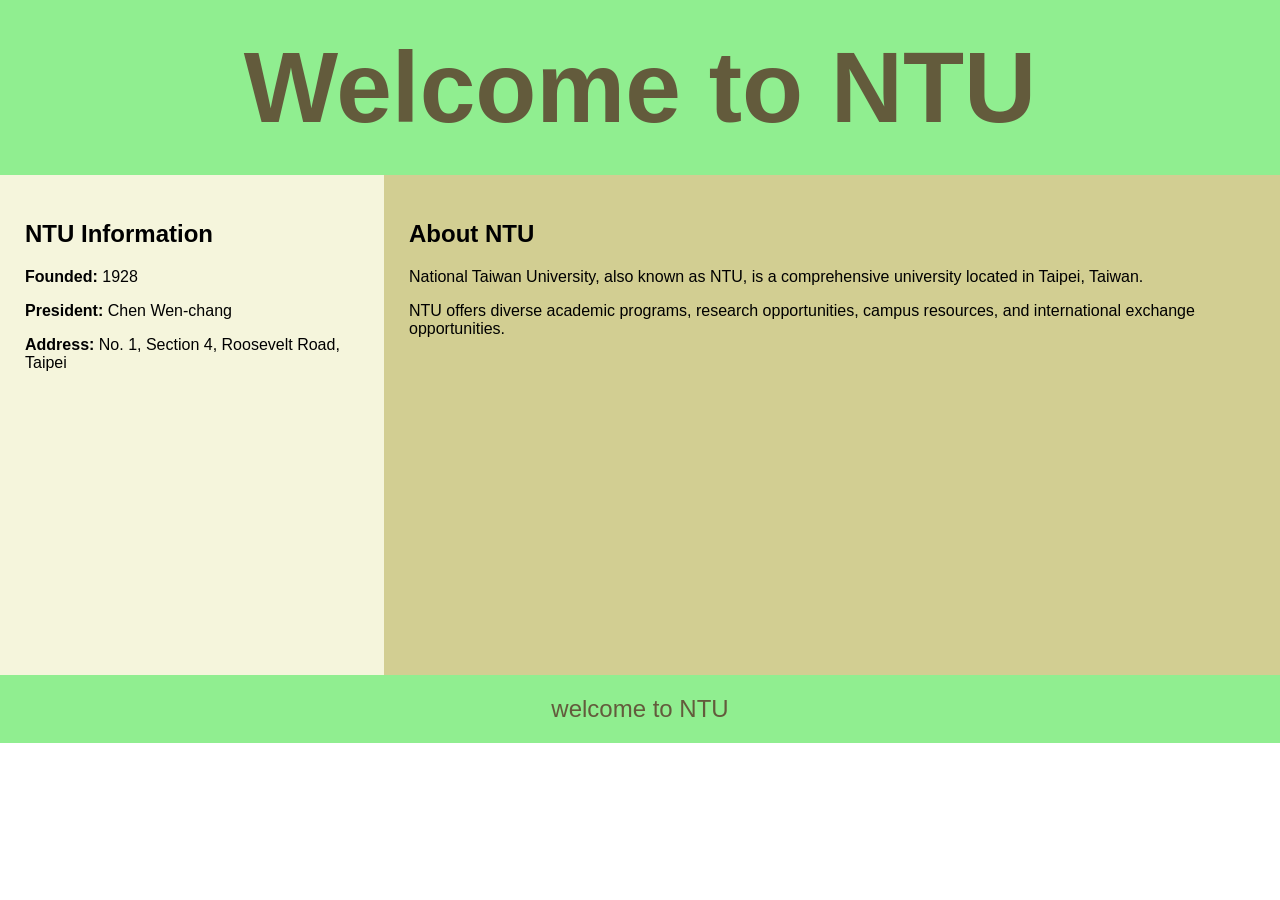
<file: as02/index.html>
<!DOCTYPE html>
<html lang="zh-Hant">
<head>
  <meta charset="UTF-8">
  <meta name="viewport" content="width=device-width, initial-scale=1.0">
  <title>Welcome to NTU</title>
  <link rel="stylesheet" href="style.css">
</head>

<body>
  <header>
    <h1>Welcome to NTU</h1>
  </header>

  <main>
    <div class="basic-info">
      <h2>NTU Information</h2>
      <p><strong>Founded:</strong> 1928</p>
      <p><strong>President:</strong> Chen Wen-chang</p>
      <p><strong>Address:</strong> No. 1, Section 4, Roosevelt Road, Taipei</p>
    </div>

    <div class="description">
      <h2>About NTU</h2>
      <p>
        National Taiwan University, also known as NTU, is a comprehensive
        university located in Taipei, Taiwan.
      </p>
      <p>
        NTU offers diverse academic programs, research opportunities,
        campus resources, and international exchange opportunities.
      </p>
    </div>
  </main>

  <footer>
    <p>welcome to NTU</p>
  </footer>
</body>
</html>
</file>
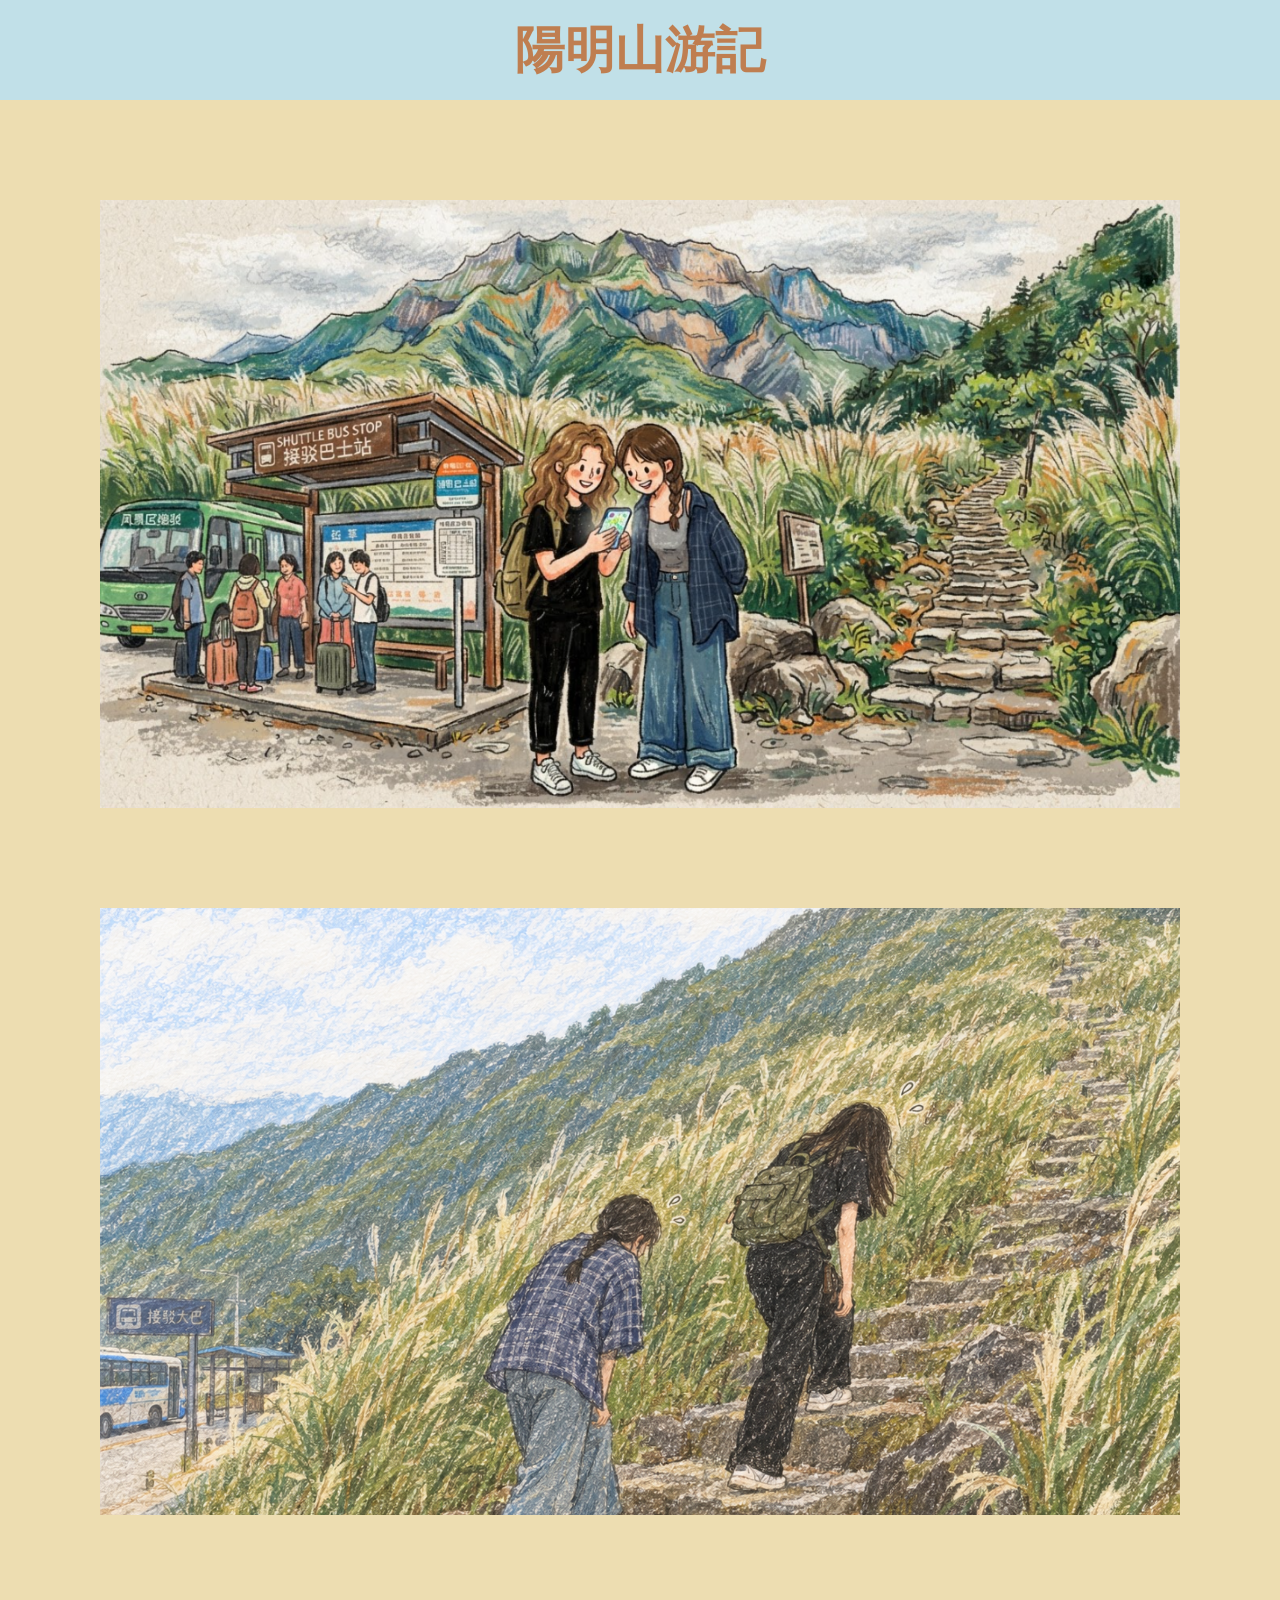
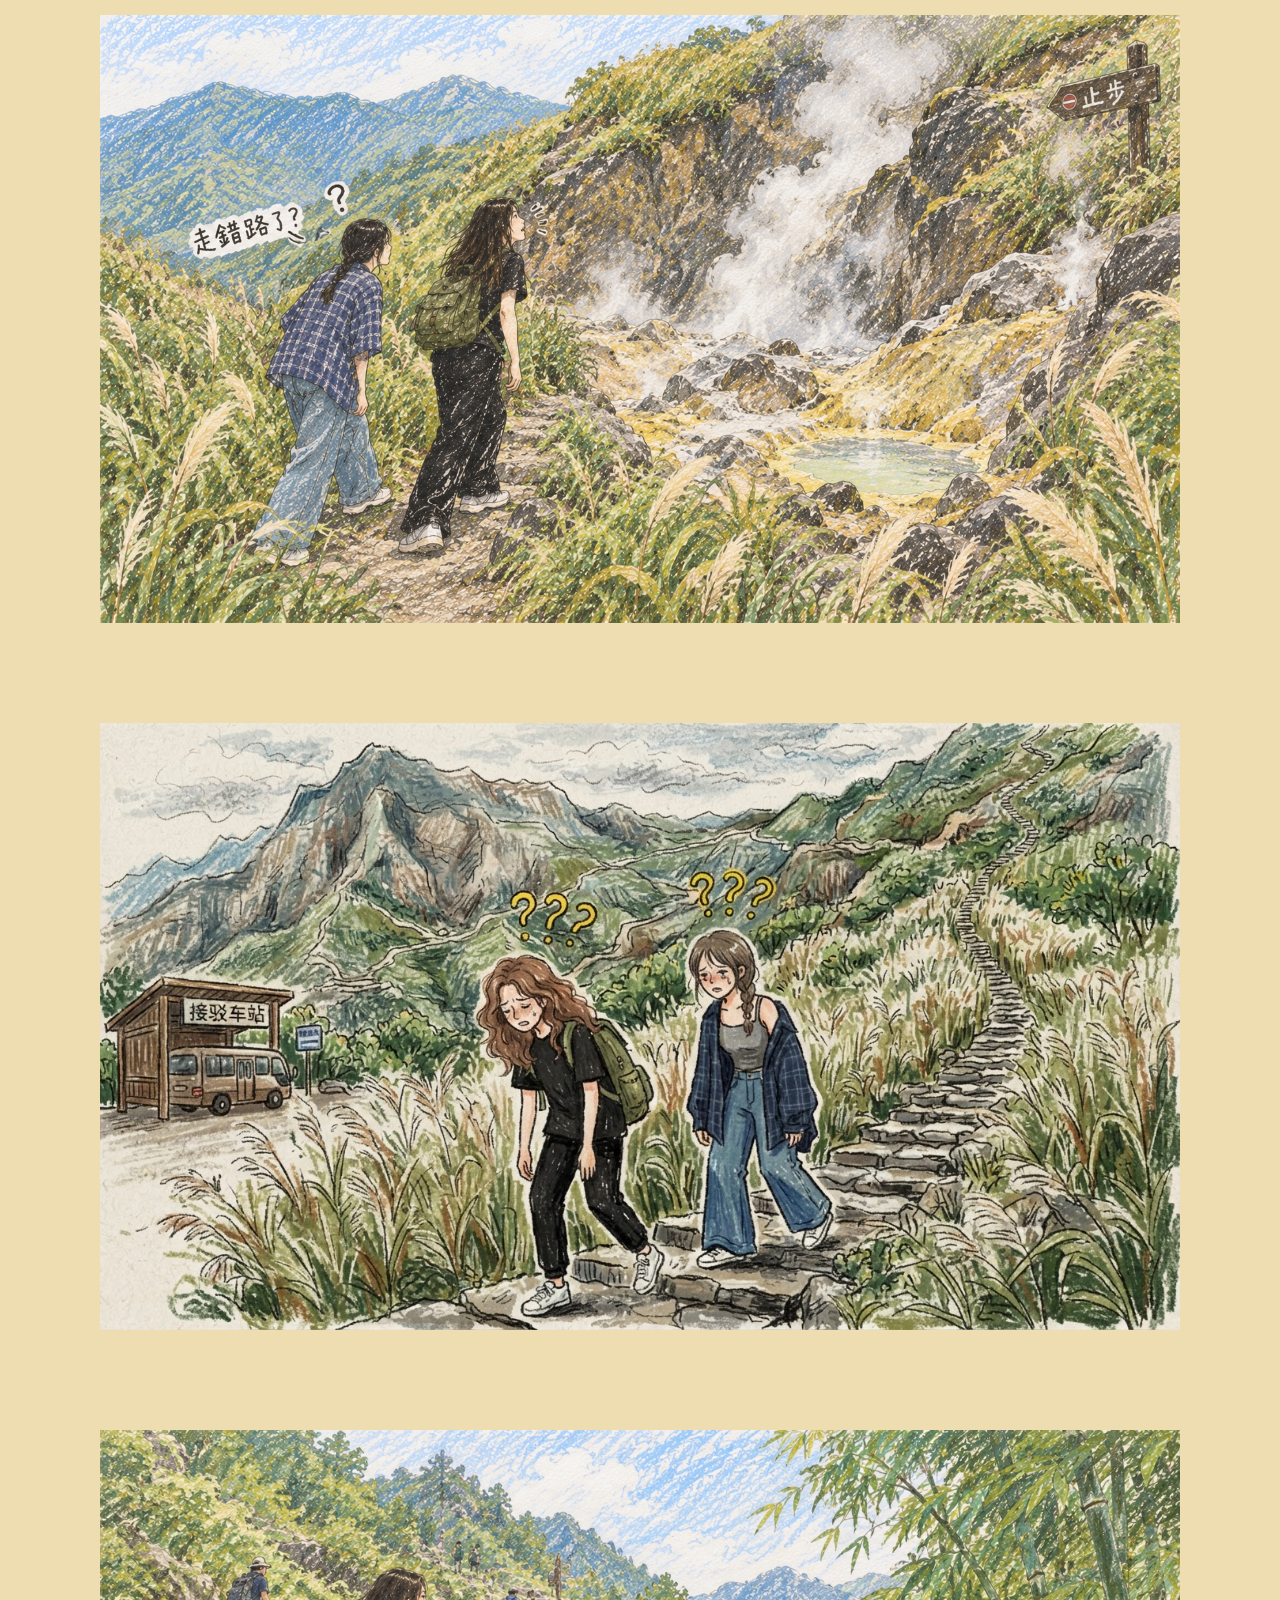
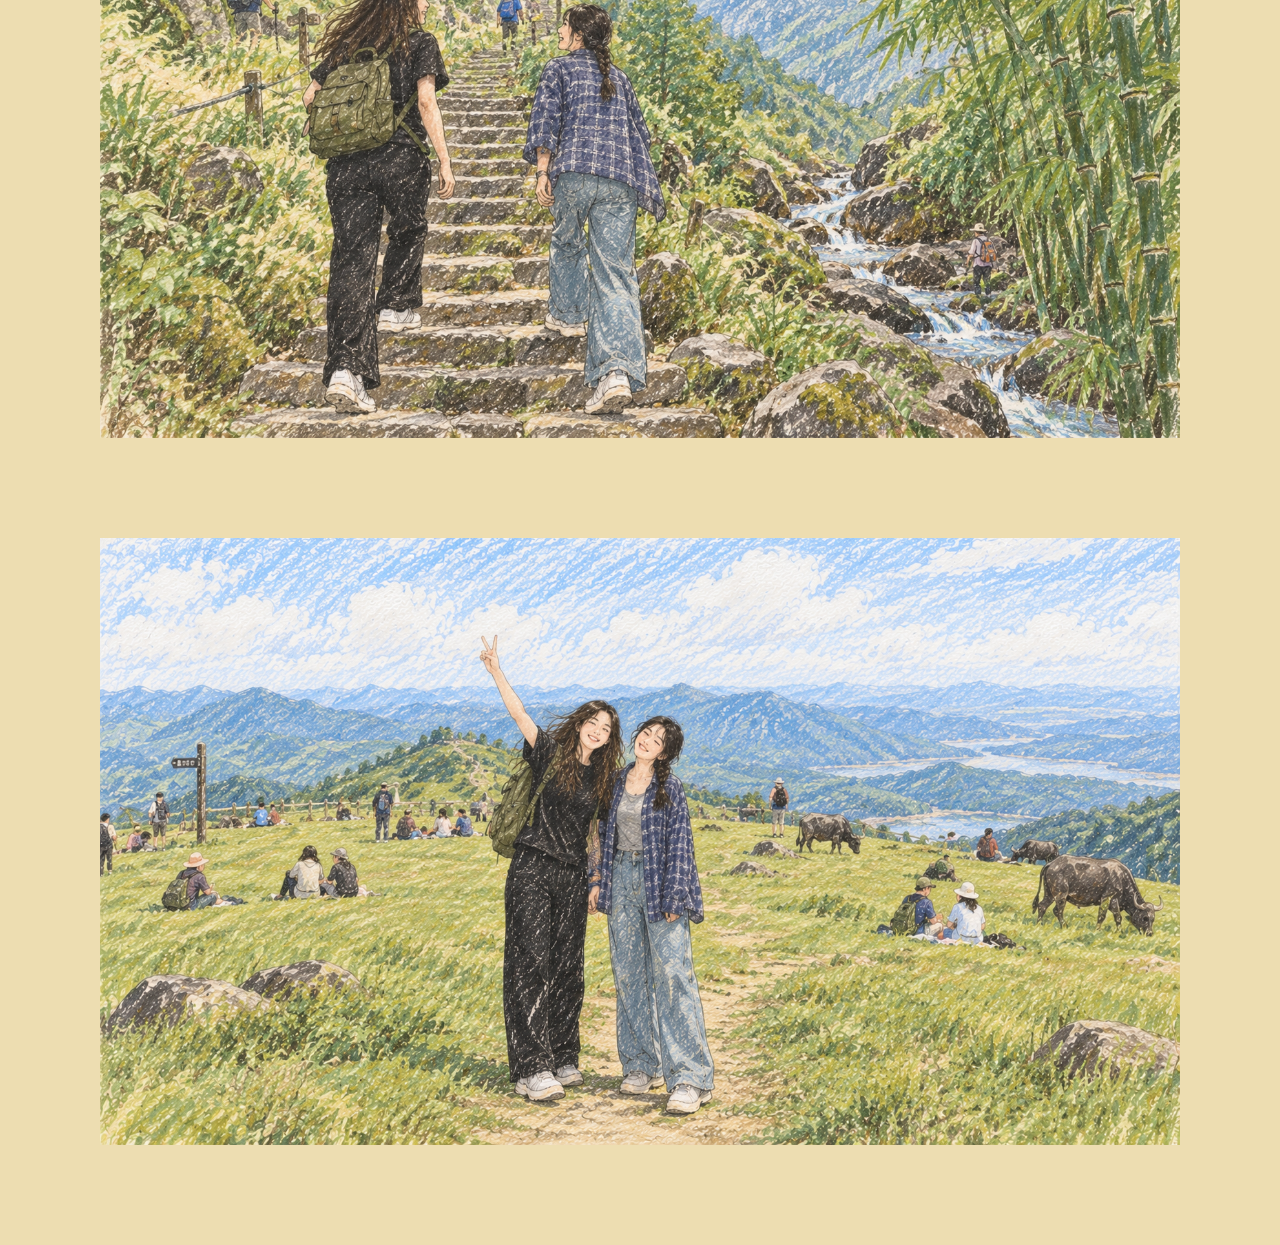
<file: as04/index.html>
<!DOCTYPE html>
<html lang="zh-Hant">
<head>
  <meta charset="UTF-8">
  <meta name="viewport" content="width=device-width, initial-scale=1.0">
  <title>陽明山游記</title>
  <link rel="stylesheet" href="style.css">
  <link rel="preconnect" href="https://fonts.googleapis.com">
  <link rel="preconnect" href="https://fonts.gstatic.com" crossorigin>
  <link href="https://fonts.googleapis.com/css2?family=Noto+Sans+TC:wght@400;700&display=swap" rel="stylesheet">
</head>

<body>
  <header>
    <h1>陽明山游記</h1>
  </header>
  </div>
<div class="header-placeholder"></div>

<main class="photo-gallery">
  <img src="1.png" alt="照片 1">
  <img src="2.png" alt="照片 2">
  <img src="3.png" alt="照片 3">
  <img src="4.png" alt="照片 4">
  <img src="5.png" alt="照片 5">
  <img src="6.png" alt="照片 6">
</main>
</file>
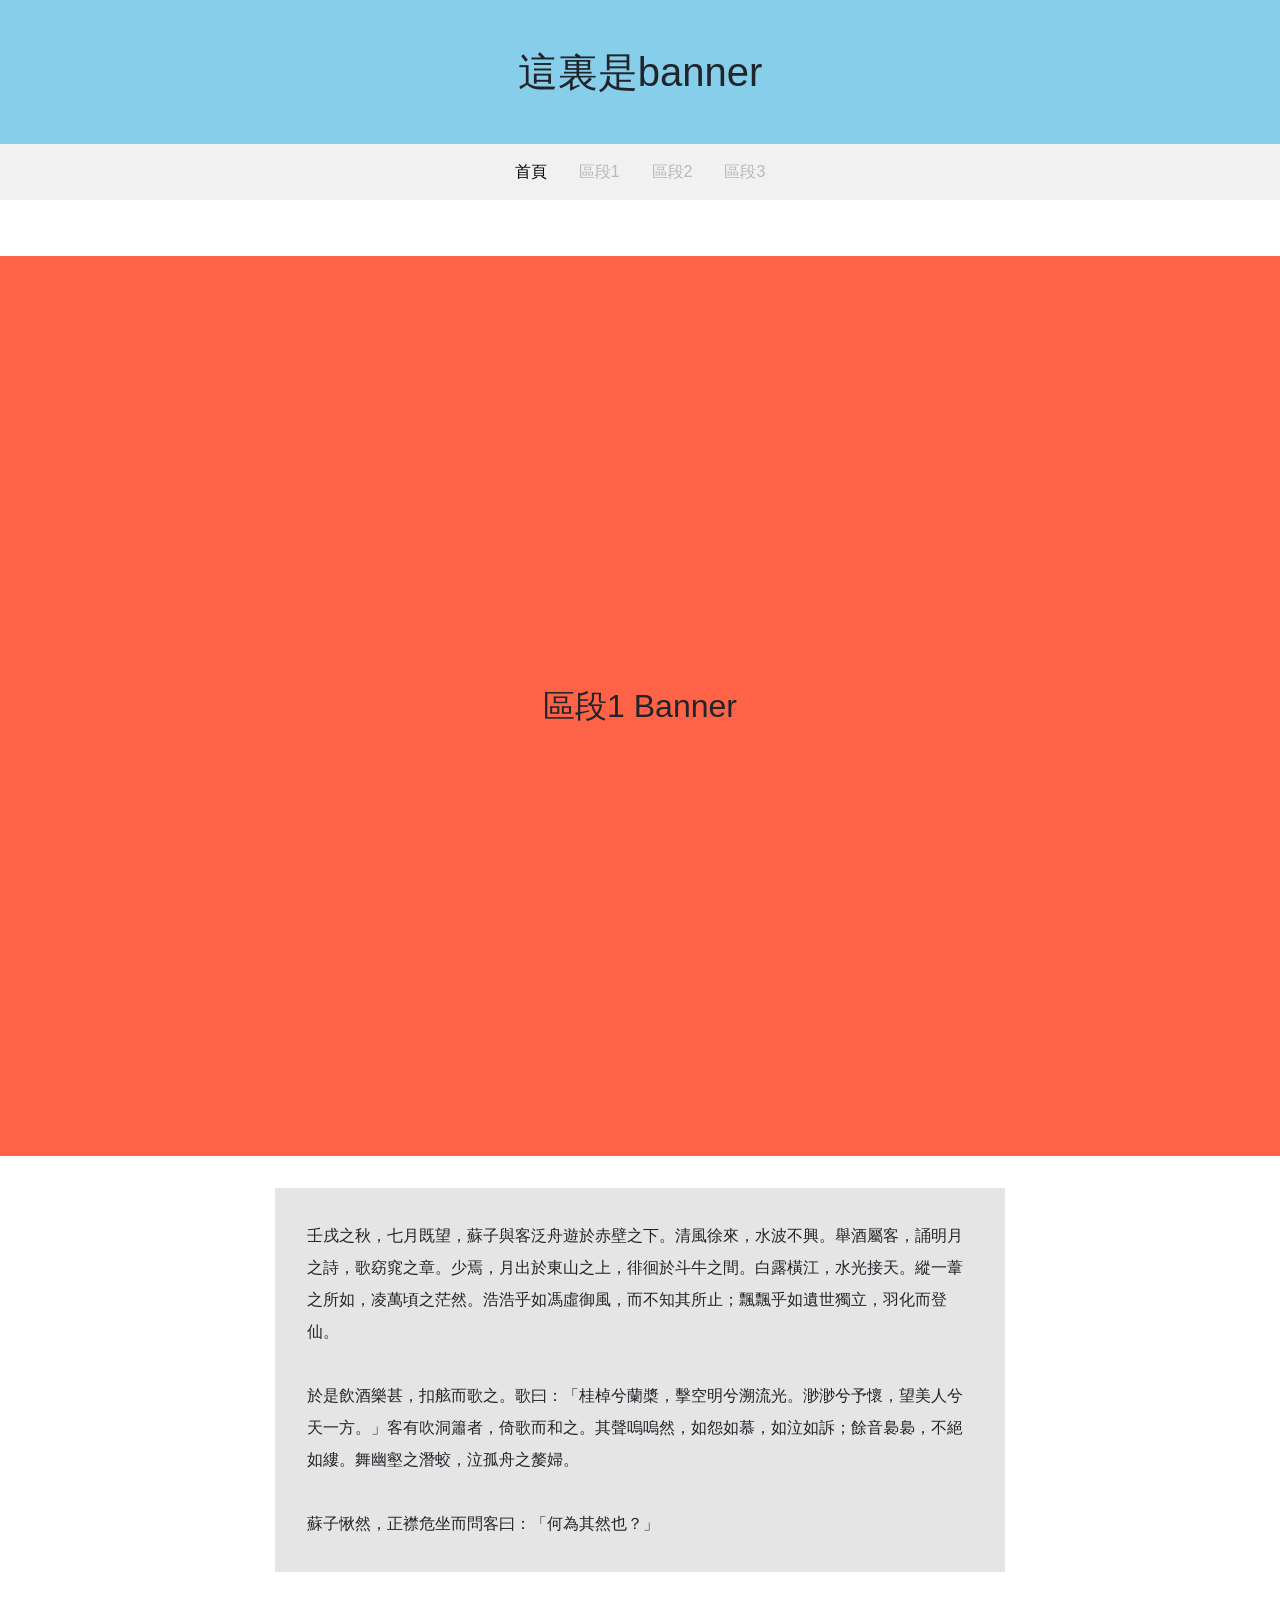
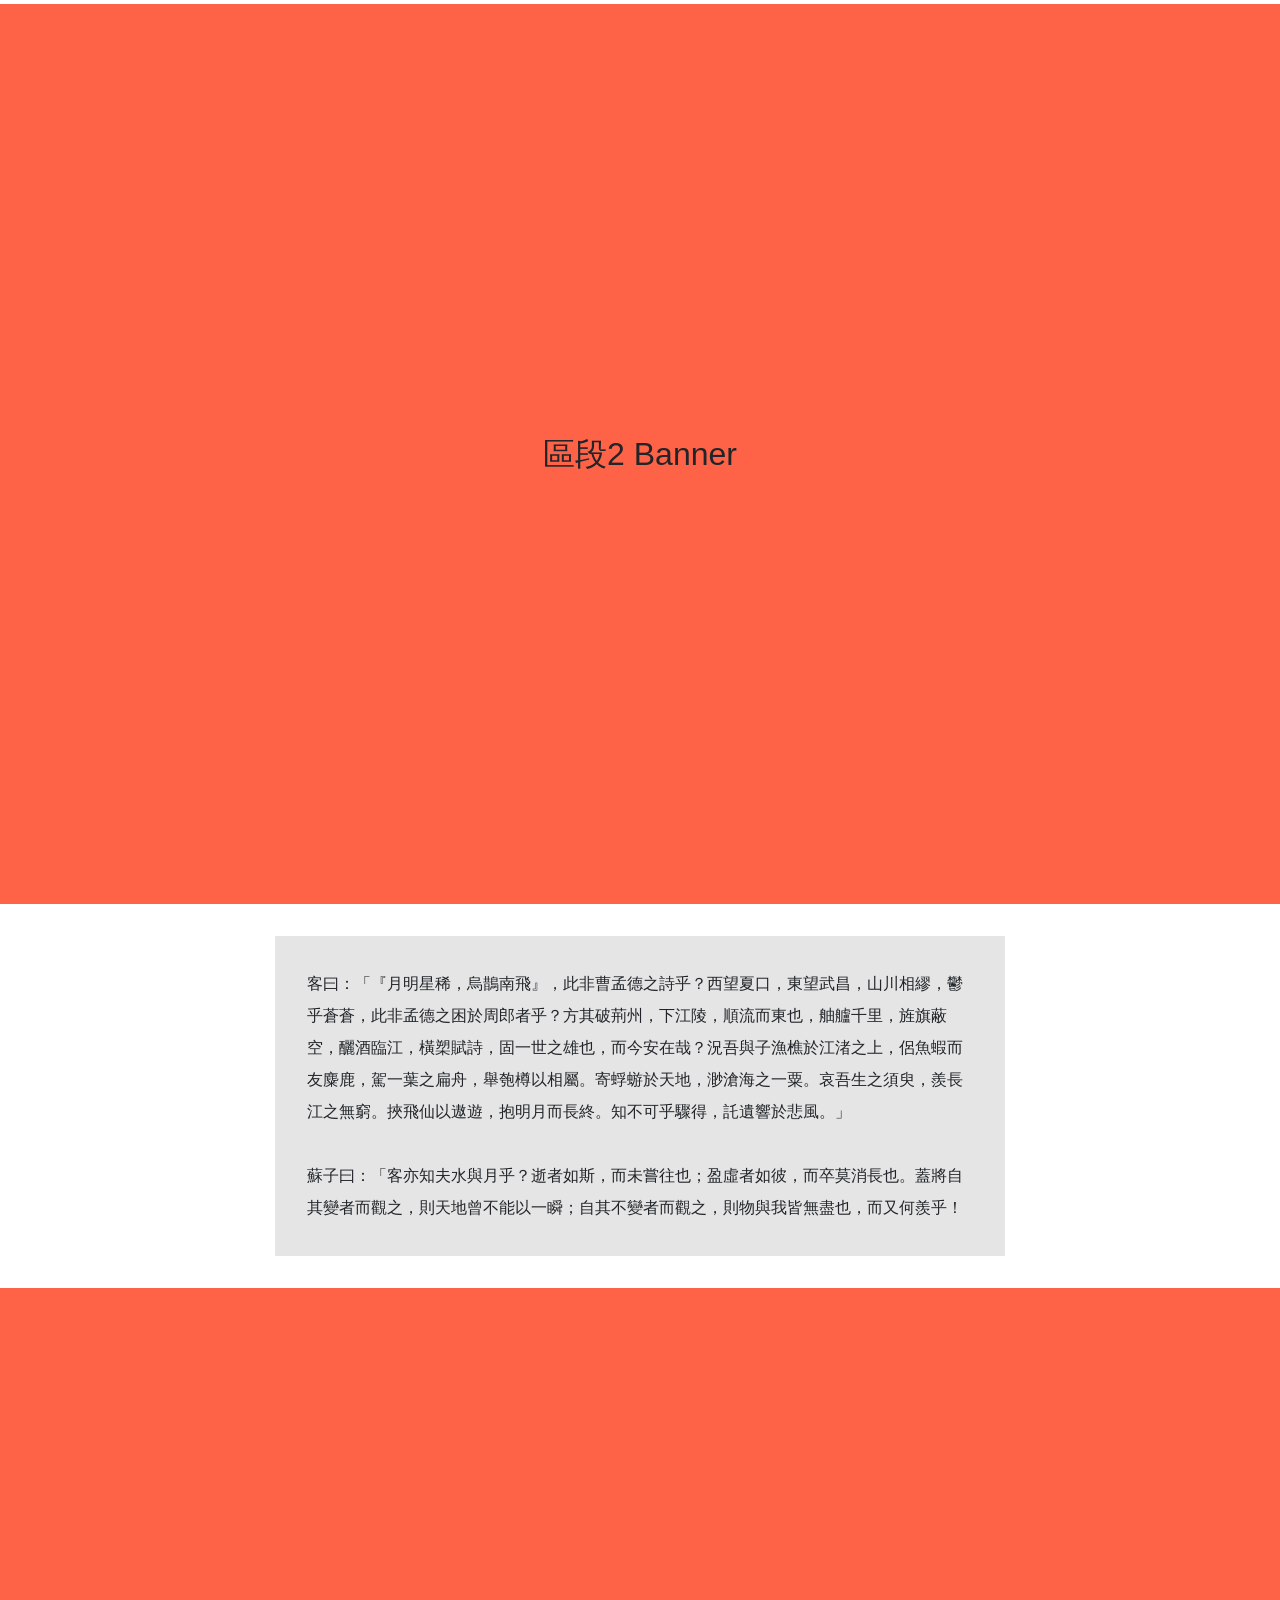
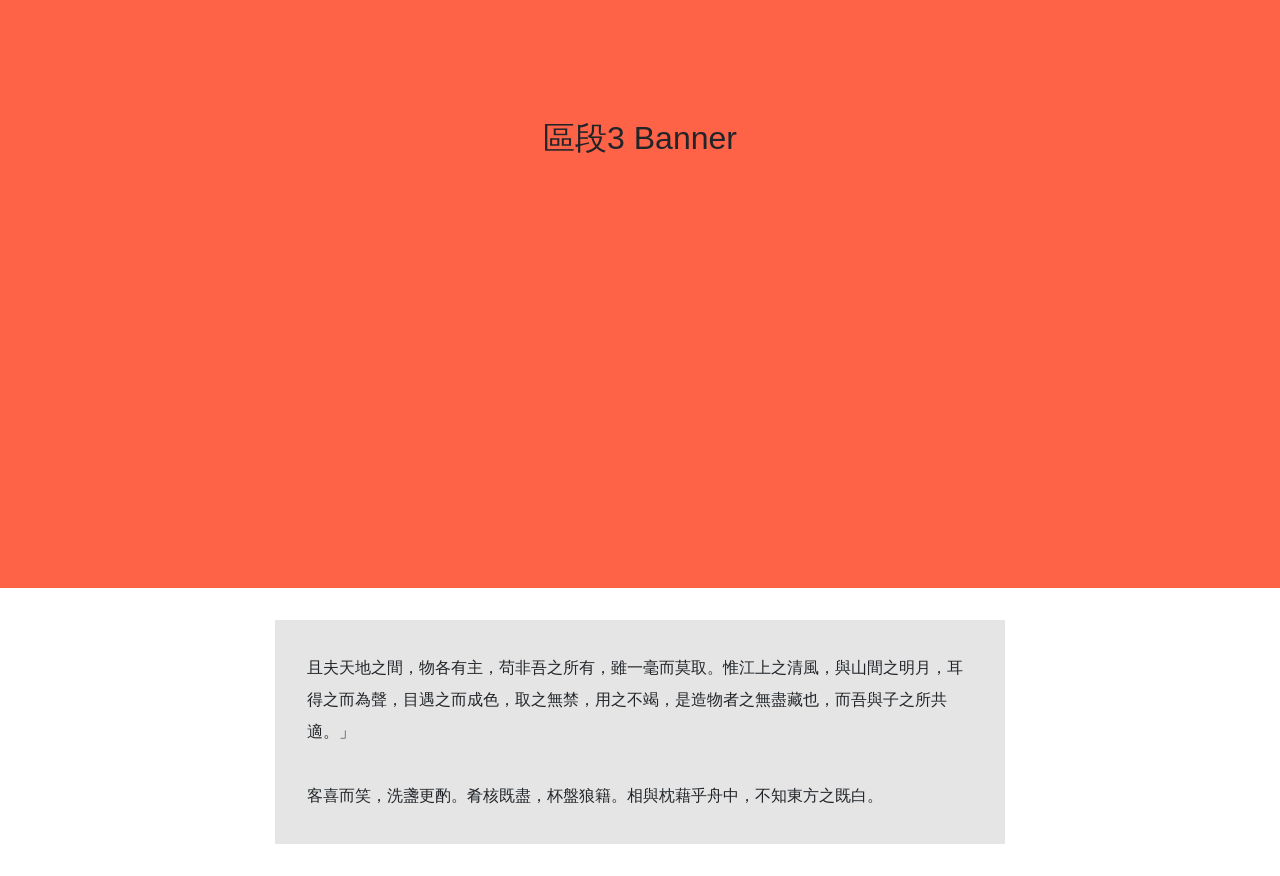
<file: as05/index.html>
<!doctype html>
<html lang="zh-Hant">
<head>
  <meta charset="utf-8">
  <meta name="viewport" content="width=device-width, initial-scale=1, shrink-to-fit=no">
  <title>區段導覽</title>
  <link rel="stylesheet" href="https://cdn.jsdelivr.net/npm/bootstrap@4.5.2/dist/css/bootstrap.min.css">
  <style>
    html { scroll-behavior: smooth; }
    body { margin: 0; }
    .main-banner {
      background-color: #87ceeb;
    }
    .main-banner h1, .section-banner h2 { margin: 0; }
    .site-nav { background-color: #f1f1f1; }
    .site-nav .nav-link {
      color: #b8b8b8;
      transition: color .15s ease-in-out;
    }
    .site-nav .nav-link:hover,
    .site-nav .nav-link:focus { color: #707070; }
    .site-nav .nav-link.active { color: #000; }
    .nav-spacer { height: 56px; background-color: #fff; }
    .section-banner {
      min-height: 100vh;
      background-color: #ff6347;
    }
    .section-content { padding-top: 2rem; padding-bottom: 2rem; }
    .essay-card {
      padding: 2rem;
      background-color: #e5e5e5;
      line-height: 2;
      white-space: pre-line;
    }
    .content-section { scroll-margin-top: 56px; }
    @media (max-width: 575.98px) {
      .site-nav .nav-link { padding-left: .55rem; padding-right: .55rem; }
      .essay-card { padding: 1.5rem; }
    }
  </style>
</head>
<body>
  <header id="top" class="main-banner py-5 d-flex align-items-center justify-content-center text-center">
    <h1>這裏是banner</h1>
  </header>

  <nav class="navbar navbar-expand site-nav sticky-top p-0" aria-label="主要導覽">
    <div class="container-fluid justify-content-center">
      <ul class="navbar-nav flex-row">
        <li class="nav-item"><a class="nav-link px-3 py-3 active" href="#top" data-target="top">首頁</a></li>
        <li class="nav-item"><a class="nav-link px-3 py-3" href="#section1" data-target="section1">區段1</a></li>
        <li class="nav-item"><a class="nav-link px-3 py-3" href="#section2" data-target="section2">區段2</a></li>
        <li class="nav-item"><a class="nav-link px-3 py-3" href="#section3" data-target="section3">區段3</a></li>
      </ul>
    </div>
  </nav>
  <div class="nav-spacer" aria-hidden="true"></div>

  <main>
    <section id="section1" class="content-section">
      <div class="section-banner d-flex align-items-center justify-content-center text-center"><h2>區段1 Banner</h2></div>
      <div class="container section-content">
        <div class="row"><div class="col-md-8 offset-md-2">
          <article class="essay-card">壬戌之秋，七月既望，蘇子與客泛舟遊於赤壁之下。清風徐來，水波不興。舉酒屬客，誦明月之詩，歌窈窕之章。少焉，月出於東山之上，徘徊於斗牛之間。白露橫江，水光接天。縱一葦之所如，凌萬頃之茫然。浩浩乎如馮虛御風，而不知其所止；飄飄乎如遺世獨立，羽化而登仙。

於是飲酒樂甚，扣舷而歌之。歌曰：「桂棹兮蘭槳，擊空明兮溯流光。渺渺兮予懷，望美人兮天一方。」客有吹洞簫者，倚歌而和之。其聲嗚嗚然，如怨如慕，如泣如訴；餘音裊裊，不絕如縷。舞幽壑之潛蛟，泣孤舟之嫠婦。

蘇子愀然，正襟危坐而問客曰：「何為其然也？」</article>
        </div></div>
      </div>
    </section>

    <section id="section2" class="content-section">
      <div class="section-banner d-flex align-items-center justify-content-center text-center"><h2>區段2 Banner</h2></div>
      <div class="container section-content">
        <div class="row"><div class="col-md-8 offset-md-2">
          <article class="essay-card">客曰：「『月明星稀，烏鵲南飛』，此非曹孟德之詩乎？西望夏口，東望武昌，山川相繆，鬱乎蒼蒼，此非孟德之困於周郎者乎？方其破荊州，下江陵，順流而東也，舳艫千里，旌旗蔽空，釃酒臨江，橫槊賦詩，固一世之雄也，而今安在哉？況吾與子漁樵於江渚之上，侶魚蝦而友麋鹿，駕一葉之扁舟，舉匏樽以相屬。寄蜉蝣於天地，渺滄海之一粟。哀吾生之須臾，羨長江之無窮。挾飛仙以遨遊，抱明月而長終。知不可乎驟得，託遺響於悲風。」

蘇子曰：「客亦知夫水與月乎？逝者如斯，而未嘗往也；盈虛者如彼，而卒莫消長也。蓋將自其變者而觀之，則天地曾不能以一瞬；自其不變者而觀之，則物與我皆無盡也，而又何羨乎！</article>
        </div></div>
      </div>
    </section>

    <section id="section3" class="content-section">
      <div class="section-banner d-flex align-items-center justify-content-center text-center"><h2>區段3 Banner</h2></div>
      <div class="container section-content">
        <div class="row"><div class="col-md-8 offset-md-2">
          <article class="essay-card">且夫天地之間，物各有主，苟非吾之所有，雖一毫而莫取。惟江上之清風，與山間之明月，耳得之而為聲，目遇之而成色，取之無禁，用之不竭，是造物者之無盡藏也，而吾與子之所共適。」

客喜而笑，洗盞更酌。肴核既盡，杯盤狼籍。相與枕藉乎舟中，不知東方之既白。</article>
        </div></div>
      </div>
    </section>
  </main>

  <script>
    (() => {
      const links = Array.from(document.querySelectorAll('.site-nav [data-target]'));
      const sections = ['top', 'section1', 'section2', 'section3'].map(id => document.getElementById(id));

      function setActive(id) {
        links.forEach(link => {
          const active = link.dataset.target === id;
          link.classList.toggle('active', active);
          if (active) link.setAttribute('aria-current', 'page');
          else link.removeAttribute('aria-current');
        });
      }

      links.forEach(link => link.addEventListener('click', event => {
        event.preventDefault();
        const target = document.getElementById(link.dataset.target);
        target.scrollIntoView({ behavior: 'smooth', block: 'start' });
        setActive(link.dataset.target);
      }));

      let scheduled = false;
      window.addEventListener('scroll', () => {
        if (scheduled) return;
        scheduled = true;
        requestAnimationFrame(() => {
          const marker = window.scrollY + 80;
          let current = 'top';
          sections.slice(1).forEach(section => {
            if (section.getBoundingClientRect().top + window.scrollY <= marker) current = section.id;
          });
          setActive(current);
          scheduled = false;
        });
      }, { passive: true });
    })();
  </script>
</body>
</html>
</file>
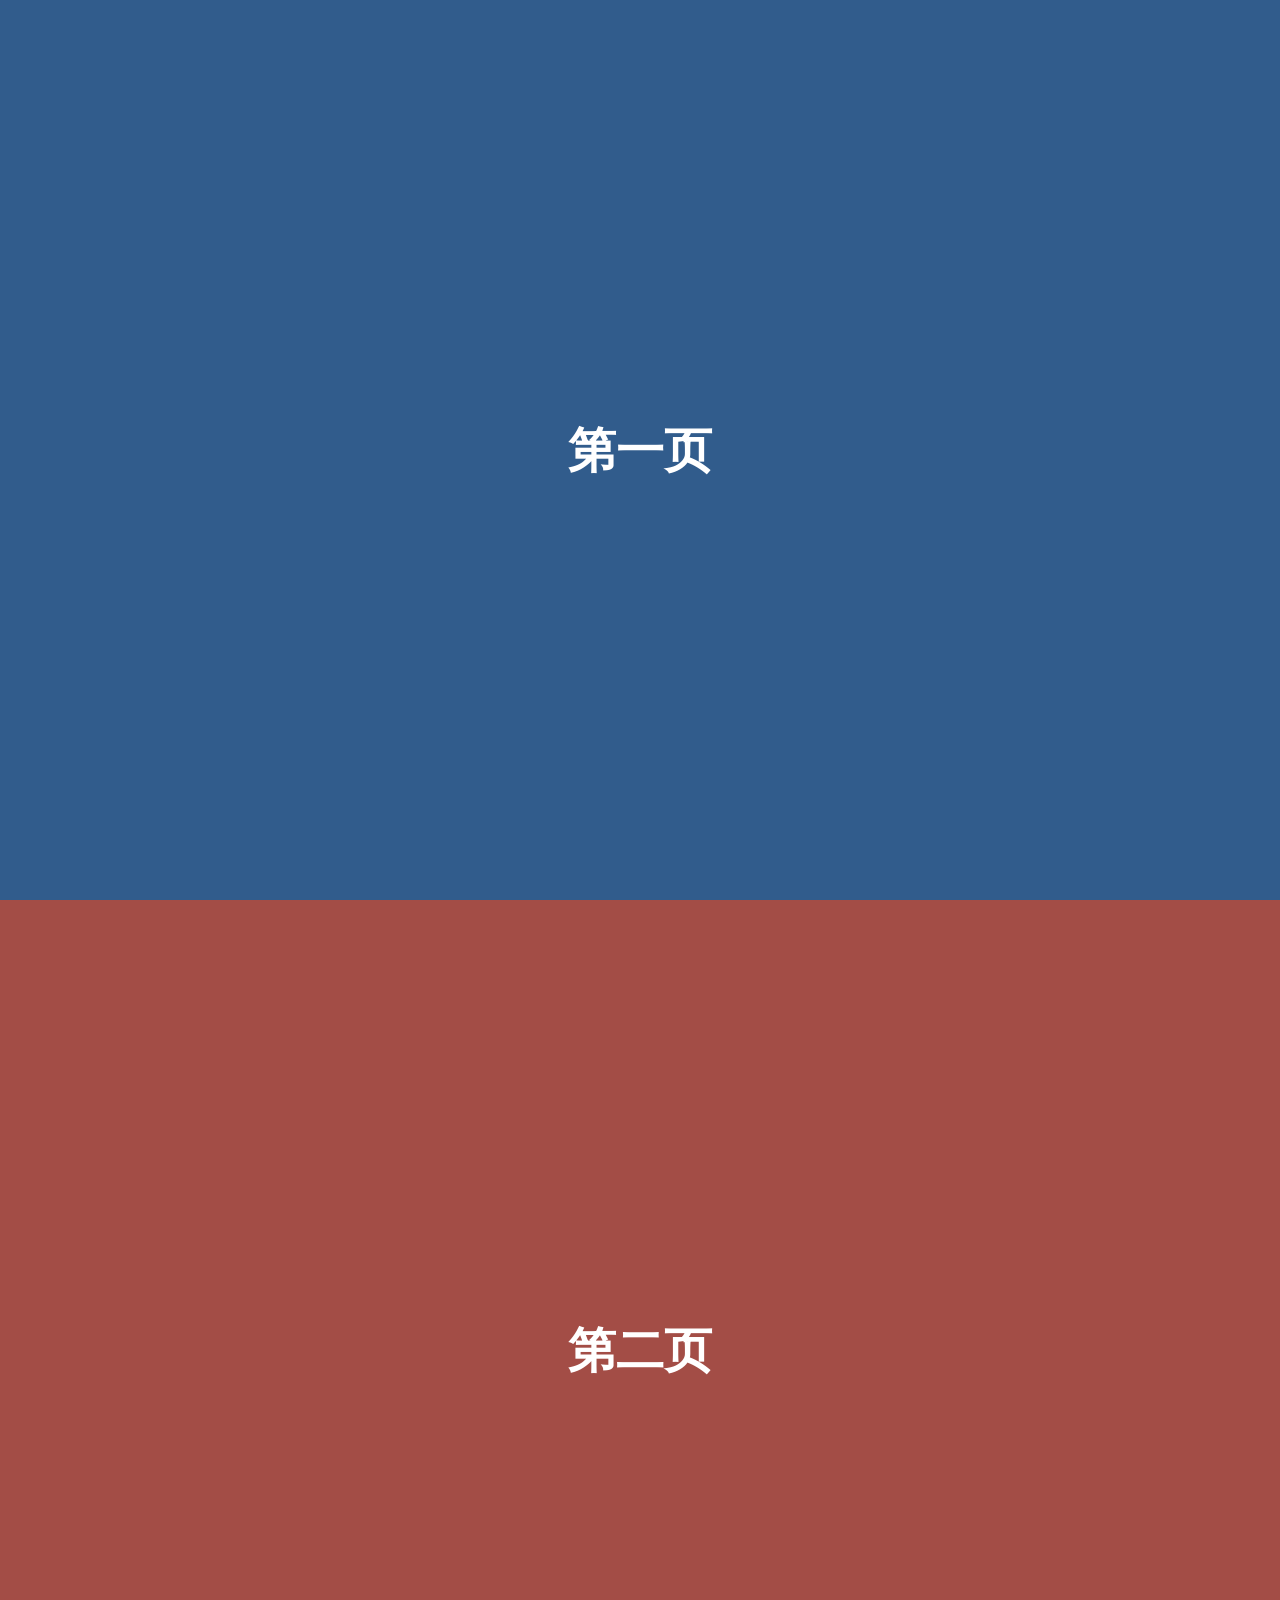
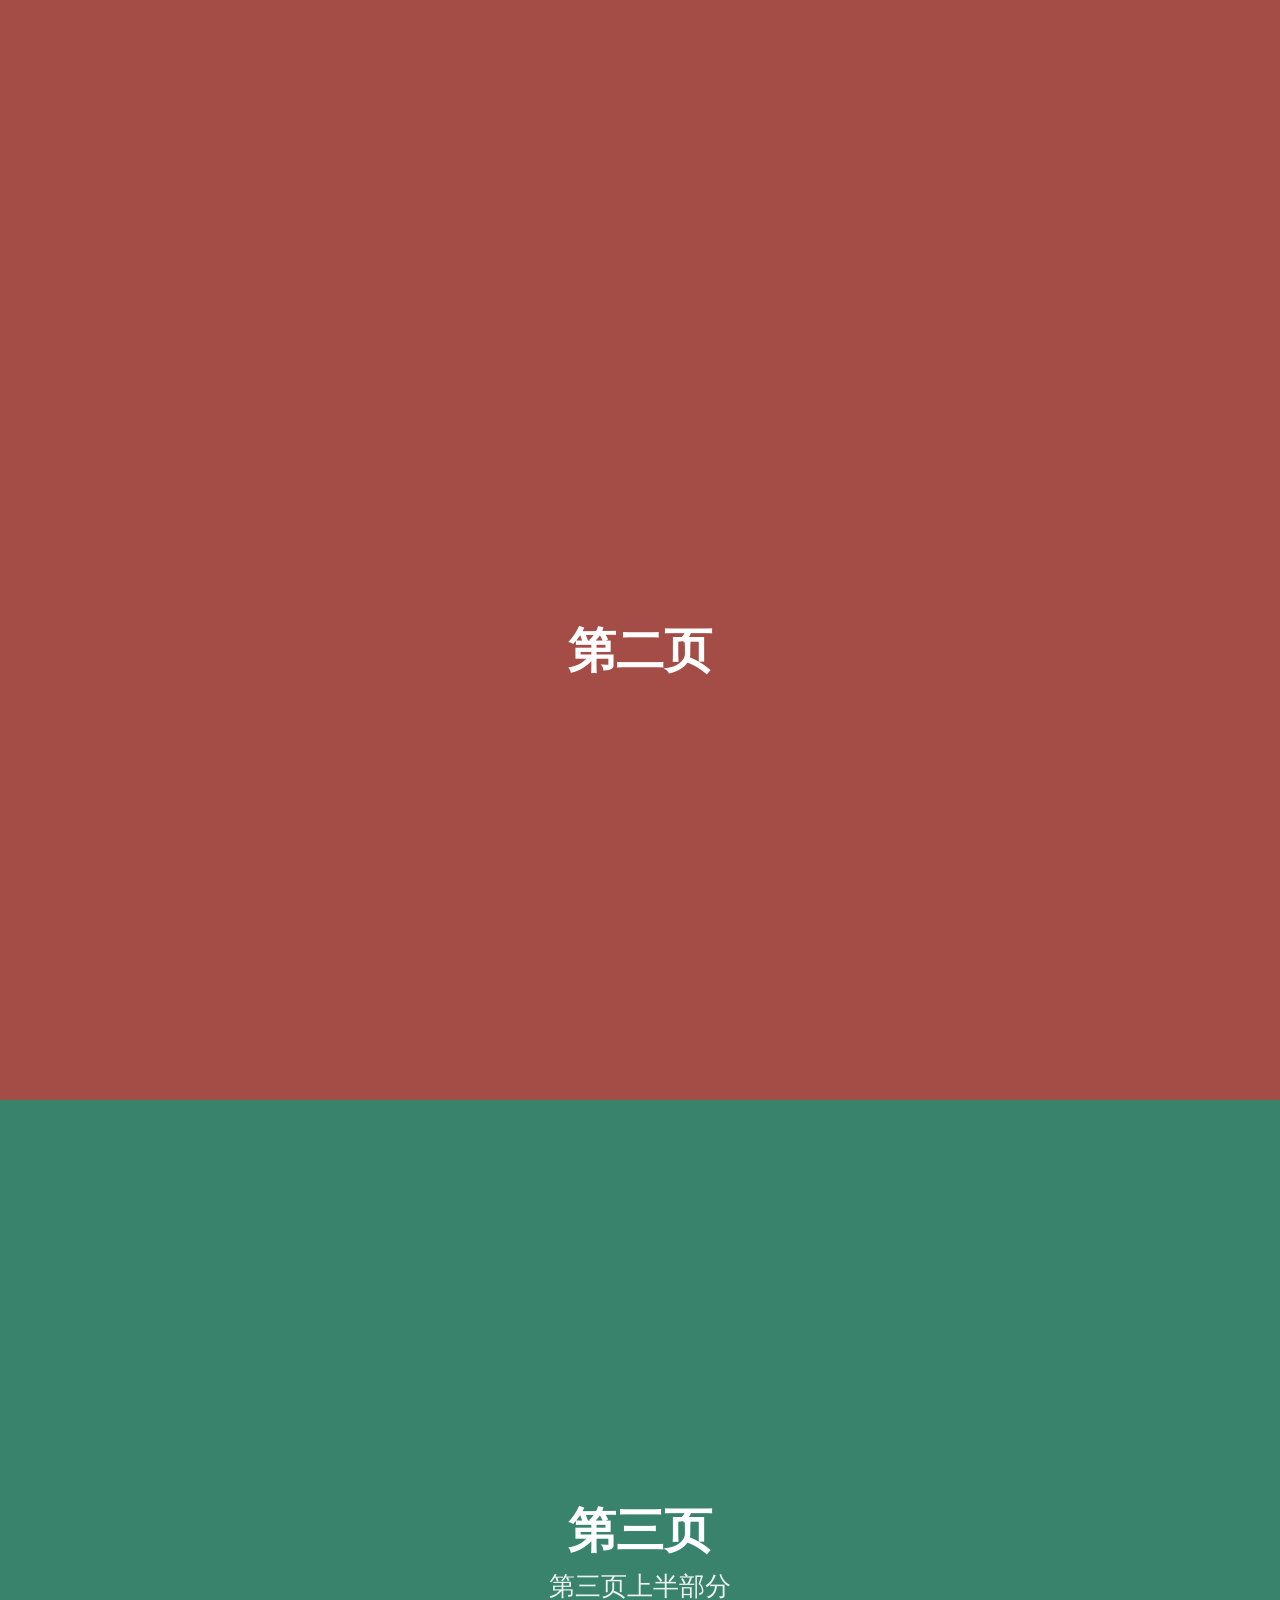
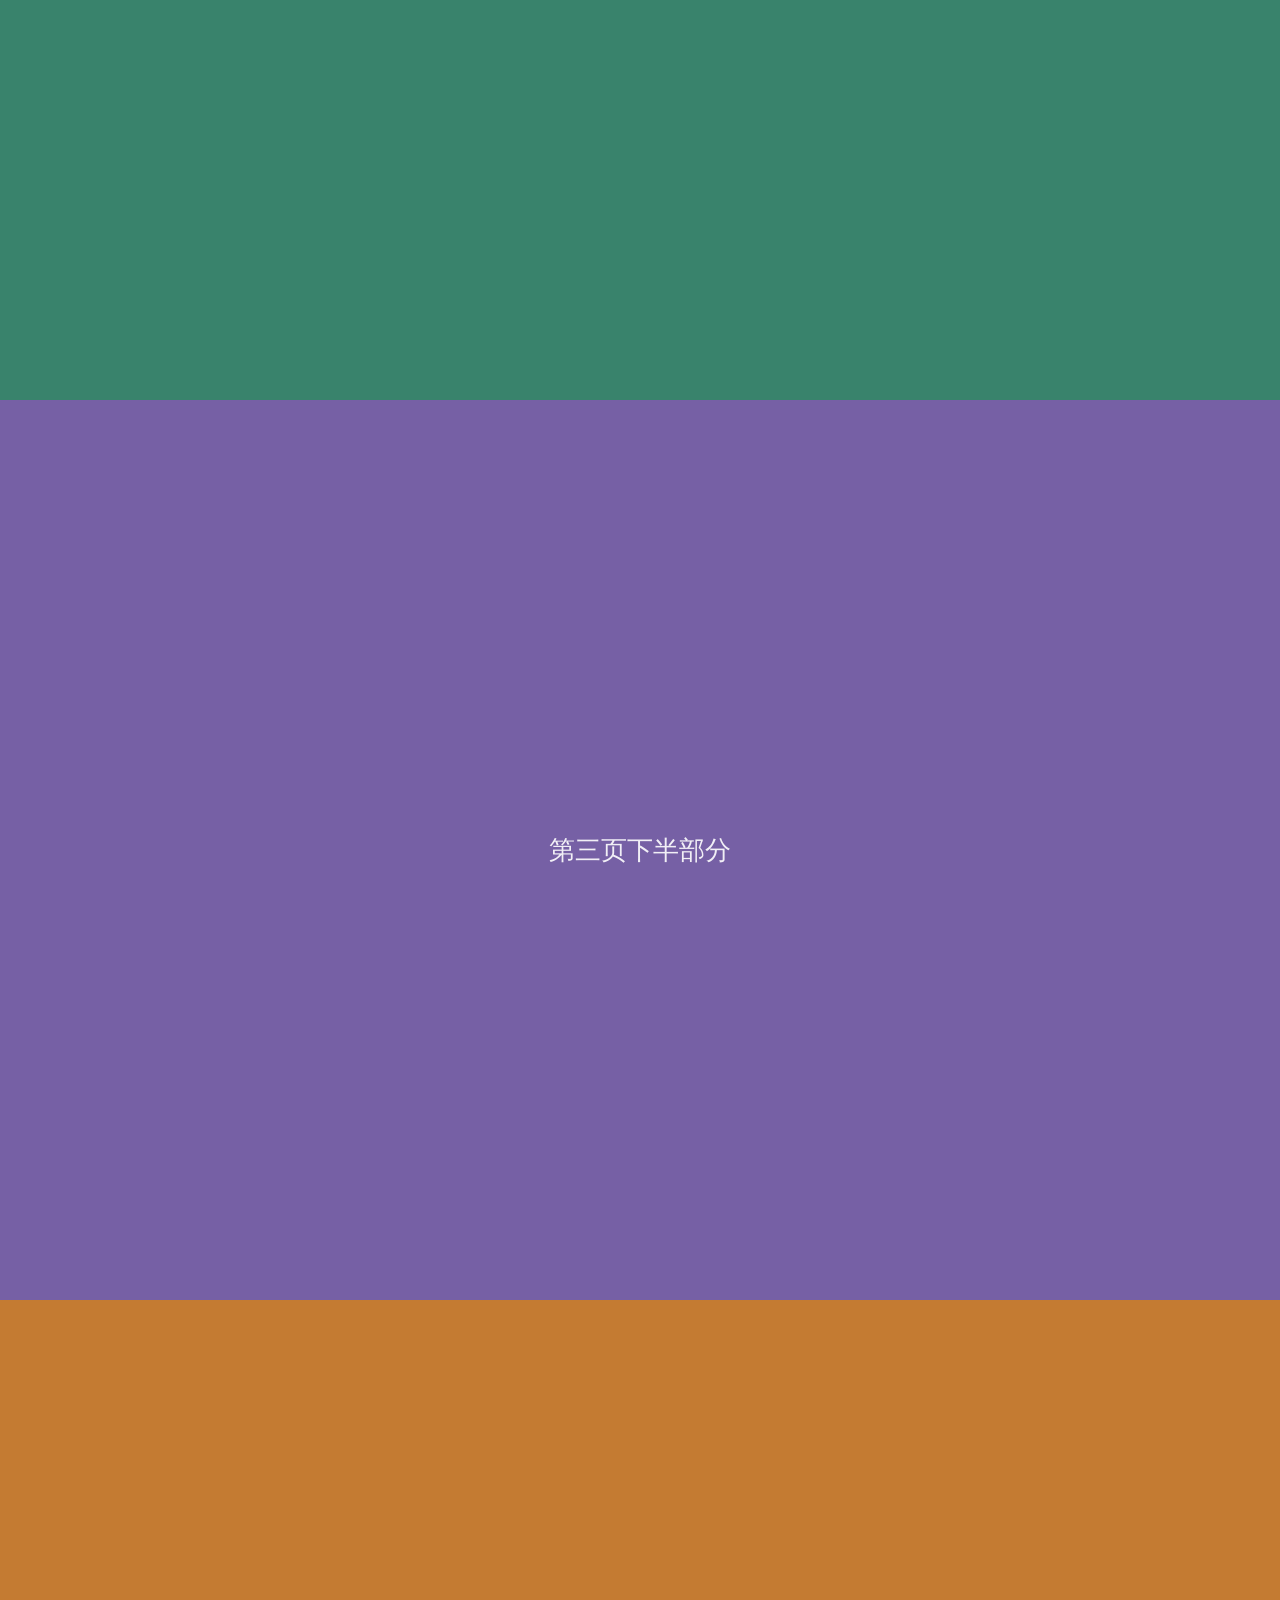
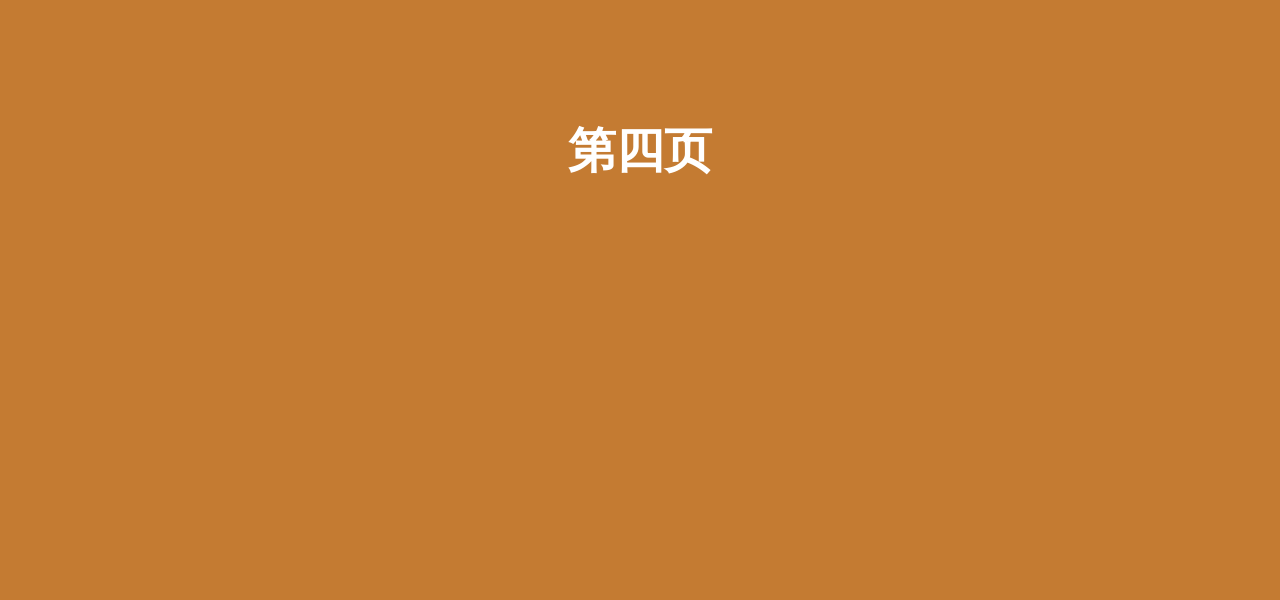
<file: as06/AS06-AI-multuple-steps.html>
<!doctype html>
<html lang="zh-CN">
<head>
  <meta charset="utf-8">
  <meta name="viewport" content="width=device-width, initial-scale=1">
  <title>分屏滚动示例</title>
  <!-- 使用 jQuery CDN，方便用简洁的事件代码处理滚轮跳页。 -->
  <script src="https://code.jquery.com/jquery-3.7.1.min.js"></script>
  <style>
    /* 清除默认边距，避免页面高度多出一截。 */
    * { box-sizing: border-box; }
    html, body { margin: 0; width: 100%; }

    /* 每个区块占满一个视口；颜色用于区分不同页面。 */
    .screen {
      min-height: 100vh;
      min-height: 100svh;
      display: flex;
      align-items: center;
      justify-content: center;
      color: #fff;
      font: 600 clamp(1.5rem, 4vw, 3rem)/1.5 system-ui, sans-serif;
      text-align: center;
      padding: 1.5rem;
    }

    /* 第二页占两屏，两个标注分别位于页面内 50vh 与 150vh 处。 */
    #page2 {
      height: 200vh;
      height: 200svh;
      min-height: 200vh;
      min-height: 200svh;
      display: block;
      position: relative;
    }
    #page2 .label {
      position: absolute;
      left: 50%;
      transform: translate(-50%, -50%);
      white-space: nowrap;
    }
    #page2 .label:first-child { top: 50vh; top: 50svh; }
    #page2 .label:last-child { top: 150vh; top: 150svh; }

    /* 第三页的上下两部分分别使用不同的背景色。 */
    #page1 { background: #315c8c; }
    #page2 { background: #a34d46; }
    #page3-top { background: #39836c; }
    #page3-bottom { background: #7660a5; }
    #page4 { background: #c47b32; }

    .label small {
      display: block;
      font-size: .55em;
      font-weight: 400;
      opacity: .9;
    }
  </style>
</head>
<body>
  <!-- 第一页：与第二页之间按一屏为单位跳转。 -->
  <div class="screen" id="page1"><div class="label">第一页</div></div>

  <!-- 第二页高 200vh；内部正常滚动，两个标注分别位于 50vh 与 150vh。 -->
  <div class="screen" id="page2">
    <div class="label">第二页</div>
    <div class="label">第二页</div>
  </div>

  <!-- 第三页上半部分：与第二页之间整屏跳转，与下半部分之间正常滚动。 -->
  <div class="screen" id="page3-top">
    <div class="label">第三页<small>第三页上半部分</small></div>
  </div>

  <!-- 第三页下半部分：与上半部分之间保留浏览器的正常滚动。 -->
  <div class="screen" id="page3-bottom">
    <div class="label"><small>第三页下半部分</small></div>
  </div>

  <!-- 第四页：从第三页下半部分进入及返回时按一屏跳转。 -->
  <div class="screen" id="page4"><div class="label">第四页</div></div>

  <script>
    $(function () {
      const $window = $(window);
      let isJumping = false;

      // 平滑滚到目标区块，并在动画结束前忽略额外滚轮输入，避免连续跳多页。
      function jumpTo(targetTop) {
        if (isJumping) return;
        isJumping = true;
        $('html, body').stop().animate({ scrollTop: targetTop }, 500, function () {
          isJumping = false;
        });
      }

      // 仅在页面交界处整屏跳转；第二页内部及第三页上下部分之间保留原生滚动。
      $window.on('wheel', function (event) {
        const originalEvent = event.originalEvent;
        const delta = originalEvent.deltaY;
        if (!delta || isJumping) return;

        const scrollTop = $window.scrollTop();
        const viewportHeight = $window.height();
        const page2Top = $('#page2').offset().top;
        const page3Top = $('#page3-top').offset().top;
        const page3BottomTop = $('#page3-bottom').offset().top;
        const page4Top = $('#page4').offset().top;
        const movingDown = delta > 0;
        // 交界触发缓冲区：进入边界前后约 12% 视窗高度即可触发，不必像素级对齐。
        const triggerMargin = Math.max(80, viewportHeight * 0.12);
        const page2EndViewTop = page3Top - viewportHeight;
        let targetTop = null;

        if (movingDown) {
          // 从第一页进入第二页；第二页内部滚到末屏后，下一次滚轮跳到第三页上半部分。
          if (scrollTop < page2Top) targetTop = page2Top;
          else if (scrollTop < page3Top &&
            (scrollTop >= page2EndViewTop - triggerMargin ||
             scrollTop + delta >= page2EndViewTop - triggerMargin)) targetTop = page3Top;
          // 第四个 div 与第五个 div 之间双向跳转；第三个与第四个仍正常滚动。
          else if (scrollTop >= page3BottomTop - 2 && scrollTop < page4Top)
            targetTop = page4Top;
          else if (scrollTop < page4Top && scrollTop + delta >= page4Top)
            targetTop = page4Top;
        } else {
          // 第五个 div 返回第四个 div、第三个 div 返回第二个 div 时直接跳转。
          if (scrollTop >= page4Top &&
            (scrollTop <= page4Top + triggerMargin ||
             scrollTop + delta <= page4Top + triggerMargin))
            targetTop = page3BottomTop;
          else if (scrollTop >= page3Top &&
            (scrollTop <= page3Top + triggerMargin ||
             scrollTop + delta <= page3Top + triggerMargin))
            targetTop = page3Top - viewportHeight;
          // 第二页内部仍可向上正常滚动；到达顶部后再返回第一页。
          else if (scrollTop >= page2Top &&
            (scrollTop <= page2Top + triggerMargin ||
             scrollTop + delta <= page2Top + triggerMargin)) targetTop = 0;
        }

        if (targetTop !== null) {
          event.preventDefault();
          jumpTo(targetTop);
        }
      });
    });
  </script>
</body>
</html>
</file>
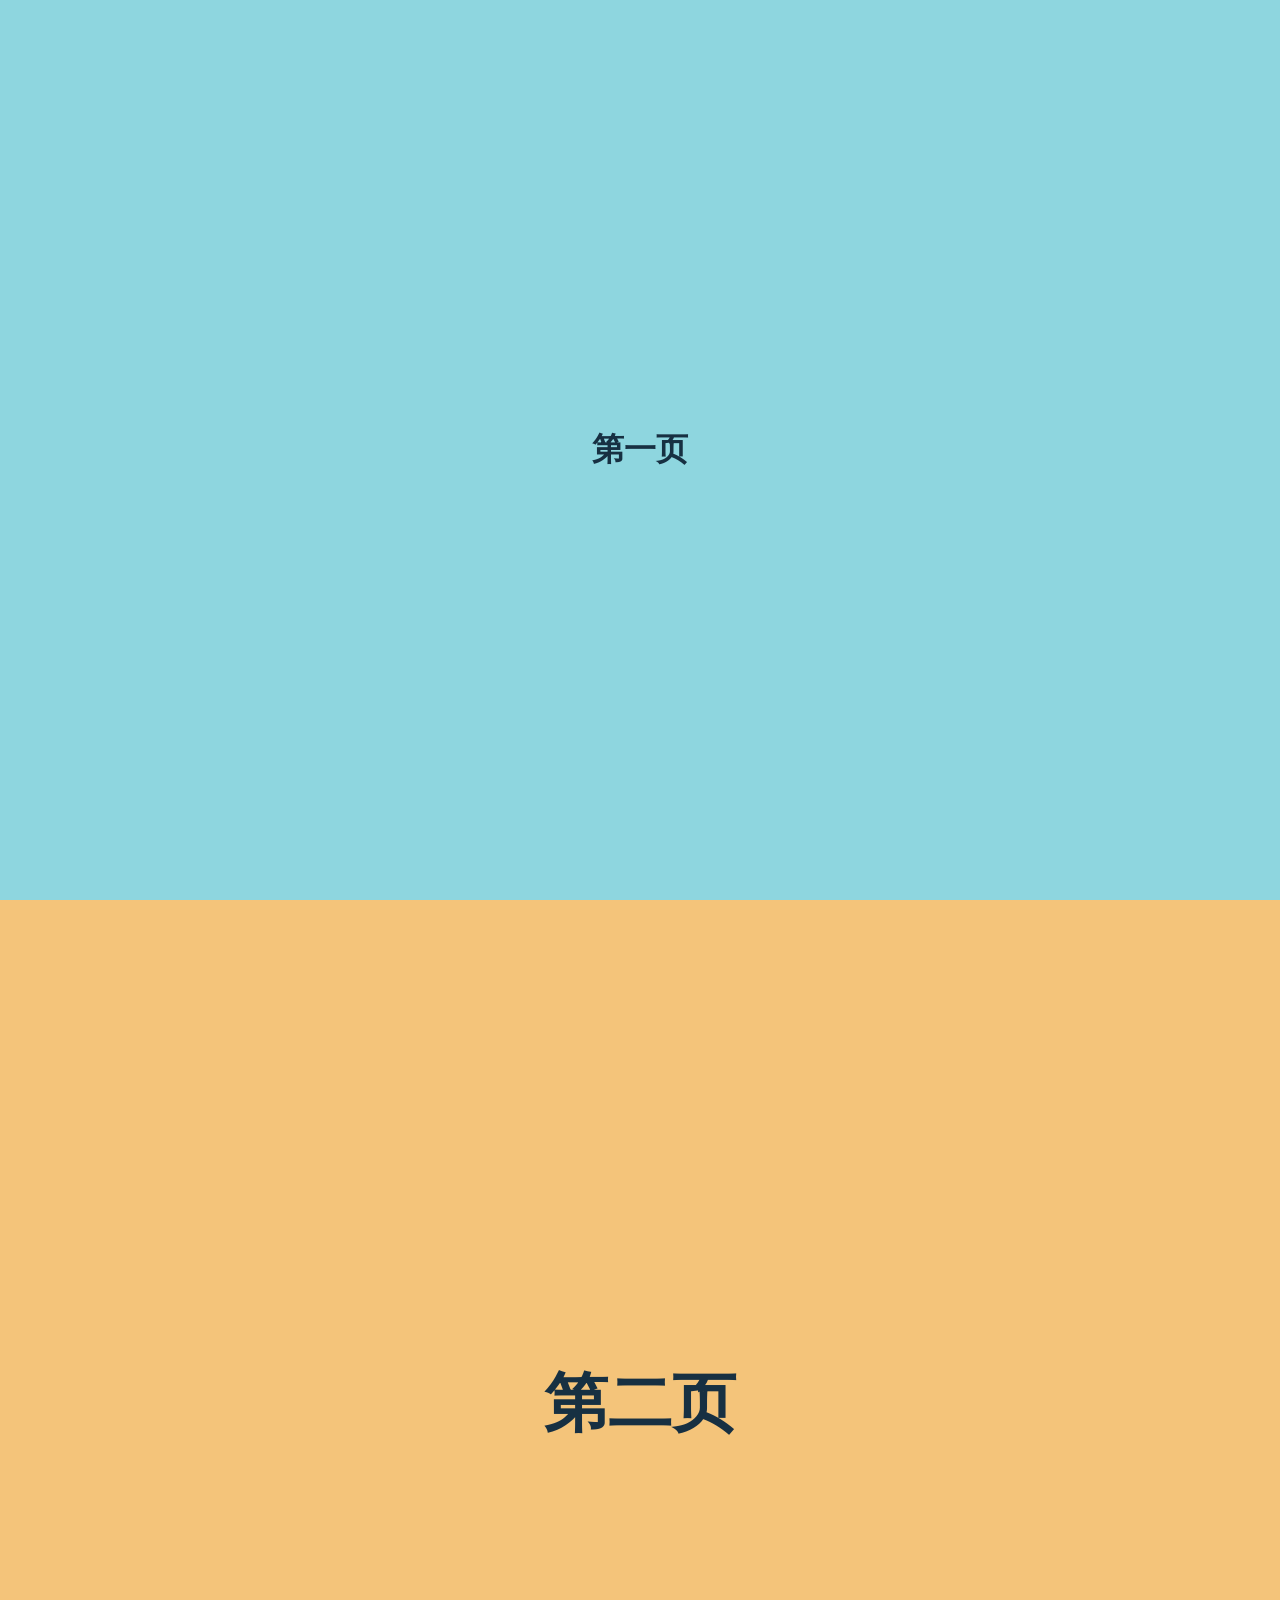
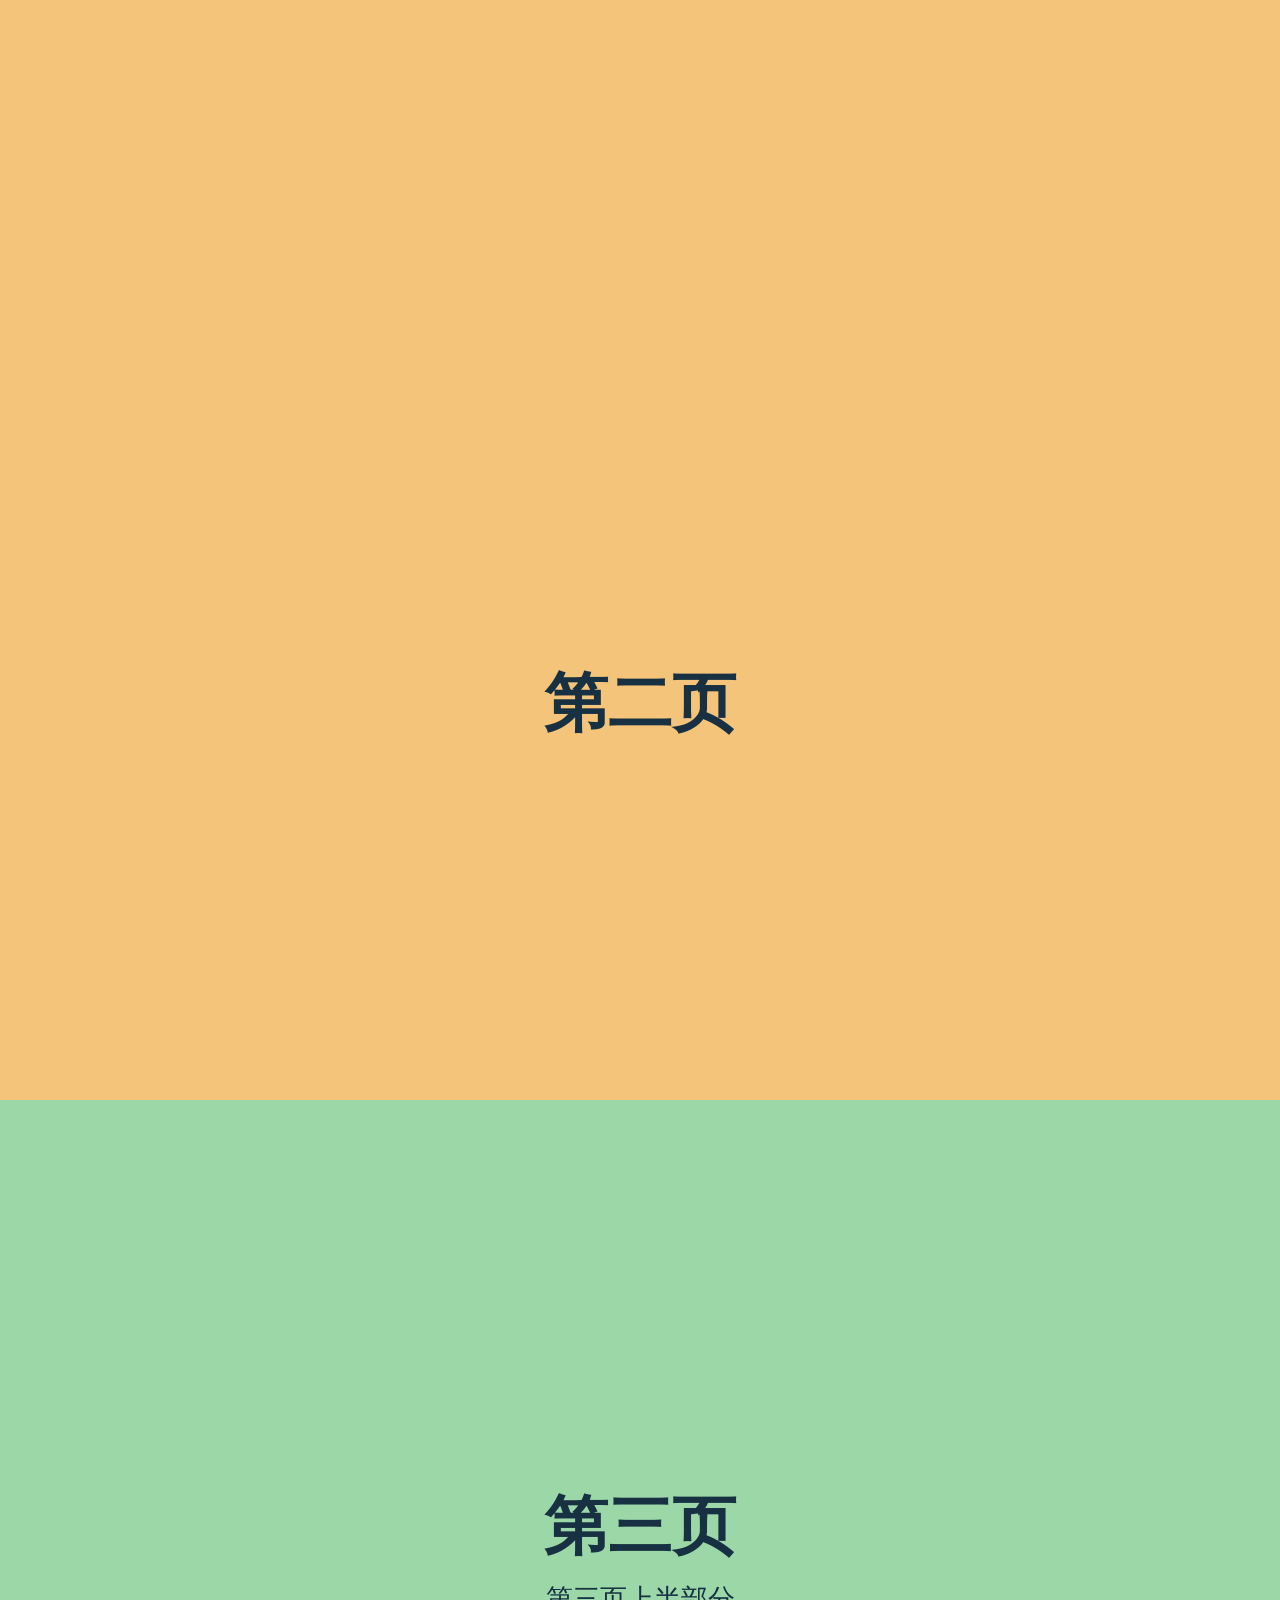
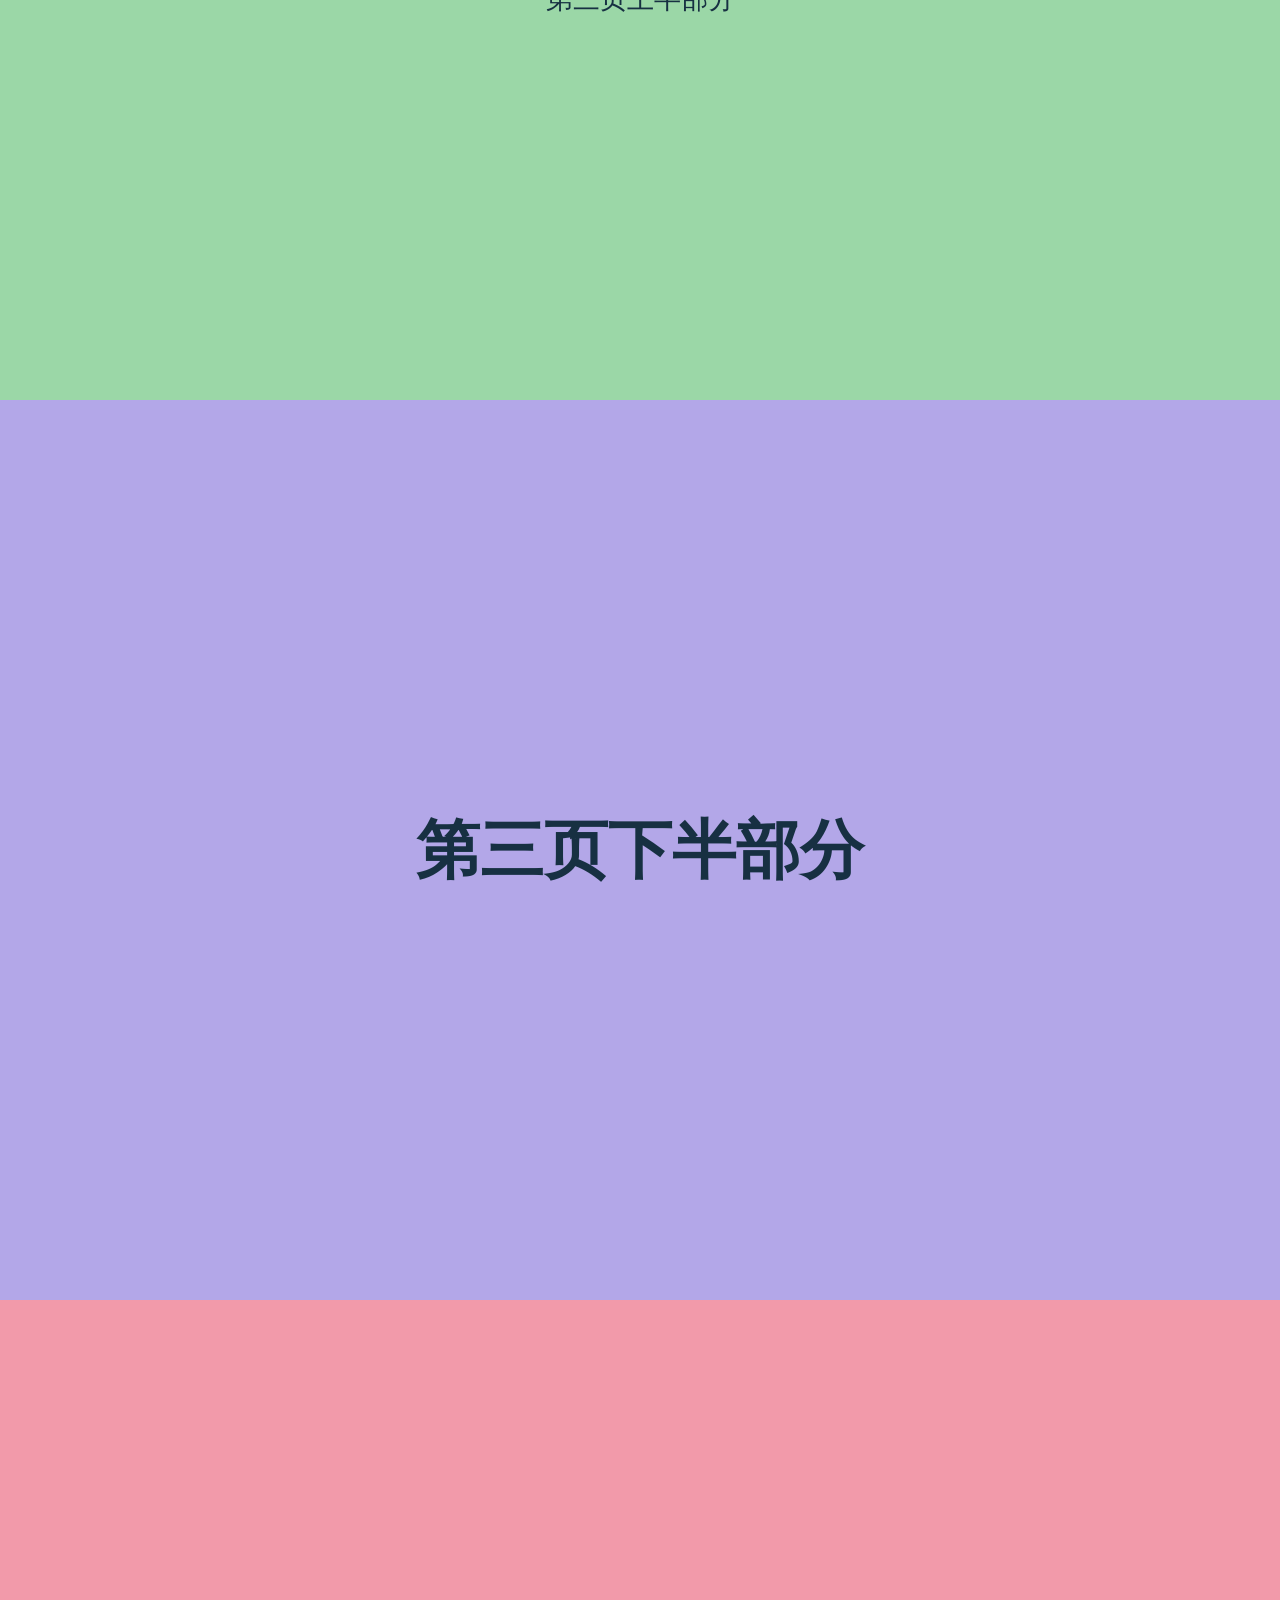
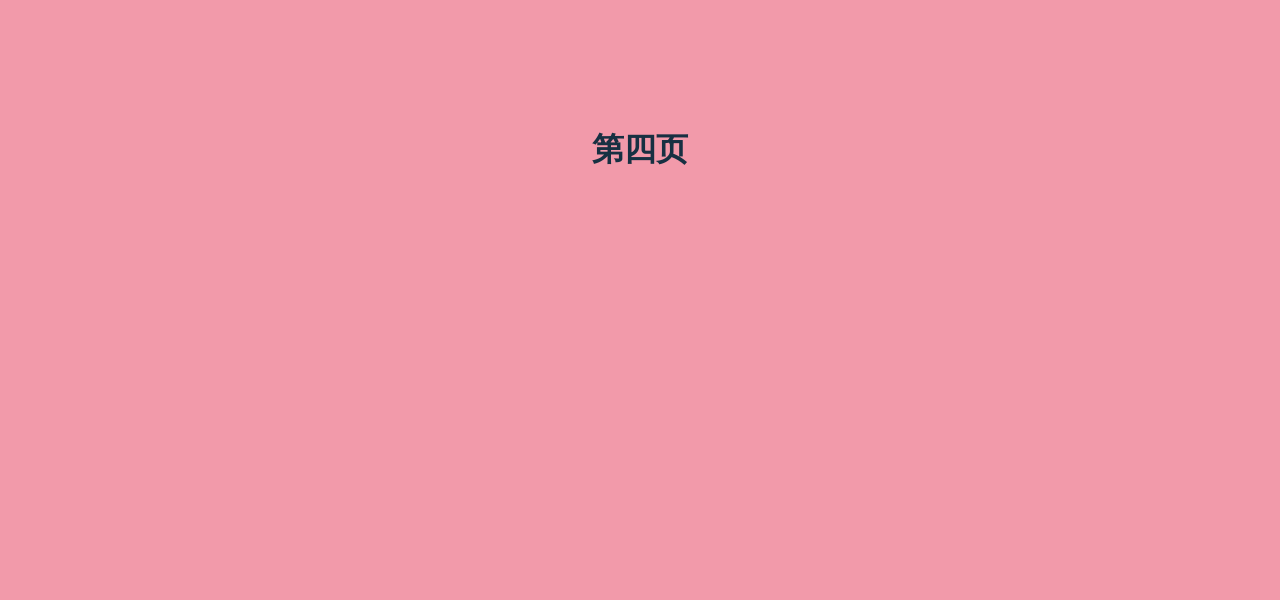
<file: as06/AS06-AI-one-step.html>
<!DOCTYPE html>
<html lang="zh-CN">
<head>
  <meta charset="UTF-8">
  <meta name="viewport" content="width=device-width, initial-scale=1.0">
  <title>整屏跳转与平滑滚动</title>
  <style>
    /* 页面使用浏览器原生的平滑滚动效果。 */
    html {
      scroll-behavior: smooth;
    }

    * {
      box-sizing: border-box;
    }

    body {
      margin: 0;
      font-family: "Microsoft YaHei", "Noto Sans SC", sans-serif;
      color: #173042;
    }

    /* 每个区块占满一个屏幕，并将主要文字放在正中心。 */
    .screen {
      position: relative;
      display: grid;
      min-height: 100vh;
      place-items: center;
      text-align: center;
    }

    .page-one {
      background: #8ed6df;
    }

    /* 第二页是两个屏幕高，两个标记分别位于 50vh 和 150vh。 */
    .page-two {
      height: 200vh;
      background: #f4c47a;
    }

    .page-two-label {
      position: absolute;
      left: 50%;
      transform: translate(-50%, -50%);
    }

    .page-two-label.first {
      top: 25%;
    }

    .page-two-label.second {
      top: 75%;
    }

    .page-three-top {
      background: #9bd7a7;
    }

    .page-three-bottom {
      background: #b3a7e8;
    }

    .page-four {
      background: #f29aaa;
    }

    .label-group h1,
    .label-group p {
      margin: 0;
    }

    .label-group h1,
    .page-two-label,
    .page-three-bottom h2 {
      font-size: clamp(2rem, 5vw, 4rem);
    }

    .label-group p {
      margin-top: 0.65rem;
      font-size: clamp(1.1rem, 2.5vw, 1.7rem);
    }
  </style>
</head>
<body>
  <!-- 第一页：一个屏幕高。 -->
  <div class="screen page-one" id="page1">
    <h1>第一页</h1>
  </div>

  <!-- 第二页：两个屏幕高，在各自屏幕的中心标注页名。 -->
  <div class="screen page-two" id="page2">
    <h2 class="page-two-label first">第二页</h2>
    <h2 class="page-two-label second">第二页</h2>
  </div>

  <!-- 第三页上半部分：中心同时标注第三页和上半部分。 -->
  <div class="screen page-three-top" id="page3-top">
    <div class="label-group">
      <h1>第三页</h1>
      <p>第三页上半部分</p>
    </div>
  </div>

  <!-- 第三页下半部分：与上半部分使用不同颜色，普通平滑滚动。 -->
  <div class="screen page-three-bottom" id="page3-bottom">
    <h2>第三页下半部分</h2>
  </div>

  <!-- 第四页：一个屏幕高。 -->
  <div class="screen page-four" id="page4">
    <h1>第四页</h1>
  </div>

  <!-- 使用 jQuery 计算区块位置，并在接近指定边界时平滑跳转。 -->
  <script src="https://code.jquery.com/jquery-3.7.1.min.js"></script>
  <script>
    $(function () {
      let jumping = false;
      const edgeRange = 0.22; // 距交界处 22vh 内触发整屏跳转。

      // 只列出需要整屏跳转的三组交界处。
      const transitions = [
        {
          boundary: () => $("#page2").offset().top,
          previousScreen: () => $("#page1").offset().top
        },
        {
          boundary: () => $("#page3-top").offset().top,
          previousScreen: () => $("#page2").offset().top + window.innerHeight
        },
        {
          boundary: () => $("#page4").offset().top,
          previousScreen: () => $("#page3-bottom").offset().top
        }
      ];

      function scrollToPosition(top) {
        jumping = true;
        // jQuery 动画让跳转过程保持平滑，完成后重新接受滚轮操作。
        $("html, body").stop(true).animate({ scrollTop: top }, 550, "swing")
          .promise()
          .done(function () {
            jumping = false;
          });
      }

      // 明确使用非被动监听，确保靠近边界时可以接管这次滚动。
      window.addEventListener("wheel", function (event) {
        if (jumping || event.deltaY === 0) return;

        const currentTop = window.scrollY;
        const range = window.innerHeight * edgeRange;

        for (const transition of transitions) {
          const boundary = transition.boundary();

          if (event.deltaY > 0) {
            // 向下滚动：从交界上方接近时跳到下一个屏幕的起点。
            if (currentTop < boundary && currentTop >= boundary - range) {
              event.preventDefault();
              scrollToPosition(boundary);
              return;
            }
          } else {
            // 向上滚动：从交界下方接近时跳回前一个屏幕的起点。
            if (currentTop >= boundary && currentTop <= boundary + range) {
              event.preventDefault();
              scrollToPosition(transition.previousScreen());
              return;
            }
          }
        }
      }, { passive: false });
    });
  </script>
</body>
</html>
</file>
<file: as02/style.css>
* {
  box-sizing: border-box;
}

body {
  margin: 0;
  font-family: Arial, sans-serif;
}

header {
  background-color: lightgreen;
  text-align: center;
  padding: 30px 10px;
}

header h1 {
  margin: 0;
  font-size: 100px;
  color: rgba(78, 21, 21, 0.68);
}

main {
  display: flex;
}

.basic-info {
  width: 30%;
  min-height: 500px;
  padding: 25px;
  background-color: beige;
}

.description {
  width: 70%;
  min-height: 500px;
  padding: 25px;
  background-color: rgb(210, 206, 146);
}

footer {
  background-color: lightgreen;
  color: rgba(78, 21, 21, 0.68);
  text-align: center;
  padding: 20px;
  font-size: 24px;
}

footer p {
  margin: 0;
}
</file>
<file: as04/style.css>
* {
  box-sizing: border-box;
}

body {
  margin: 0;
  font-family: "DFKai-SB", "BiauKai", "KaiTi", serif;
}
.english {
  font-family: "Noto Serif TC", serif;
}
:root {
  --header-height: 100px;
}

header {
  background-color: #C1E0E8;
  text-align: center;
  padding-top: 20px;
  padding-bottom: 20px;
  position: fixed;
  top: 0;
  left: 0;
  width: 100%;
  height: var(--header-height);
  z-index: 1000;
}

header h1 {
  margin: 0;
  font-size: 50px;
  line-height: 1.2;
  color: #BF7E50;
}

.photo-gallery {
  background-color: #EDDDB1;
  padding:100px 100px;
  display: flex;
  flex-direction: column;
  align-items: center;
  gap: 100px;
}

.photo-gallery img {
  display: block;
  width: 100%;
  aspect-ratio: 16 / 9;
  object-fit: cover;
}

.header-placeholder {
  height: var(--header-height);
}
</file>
